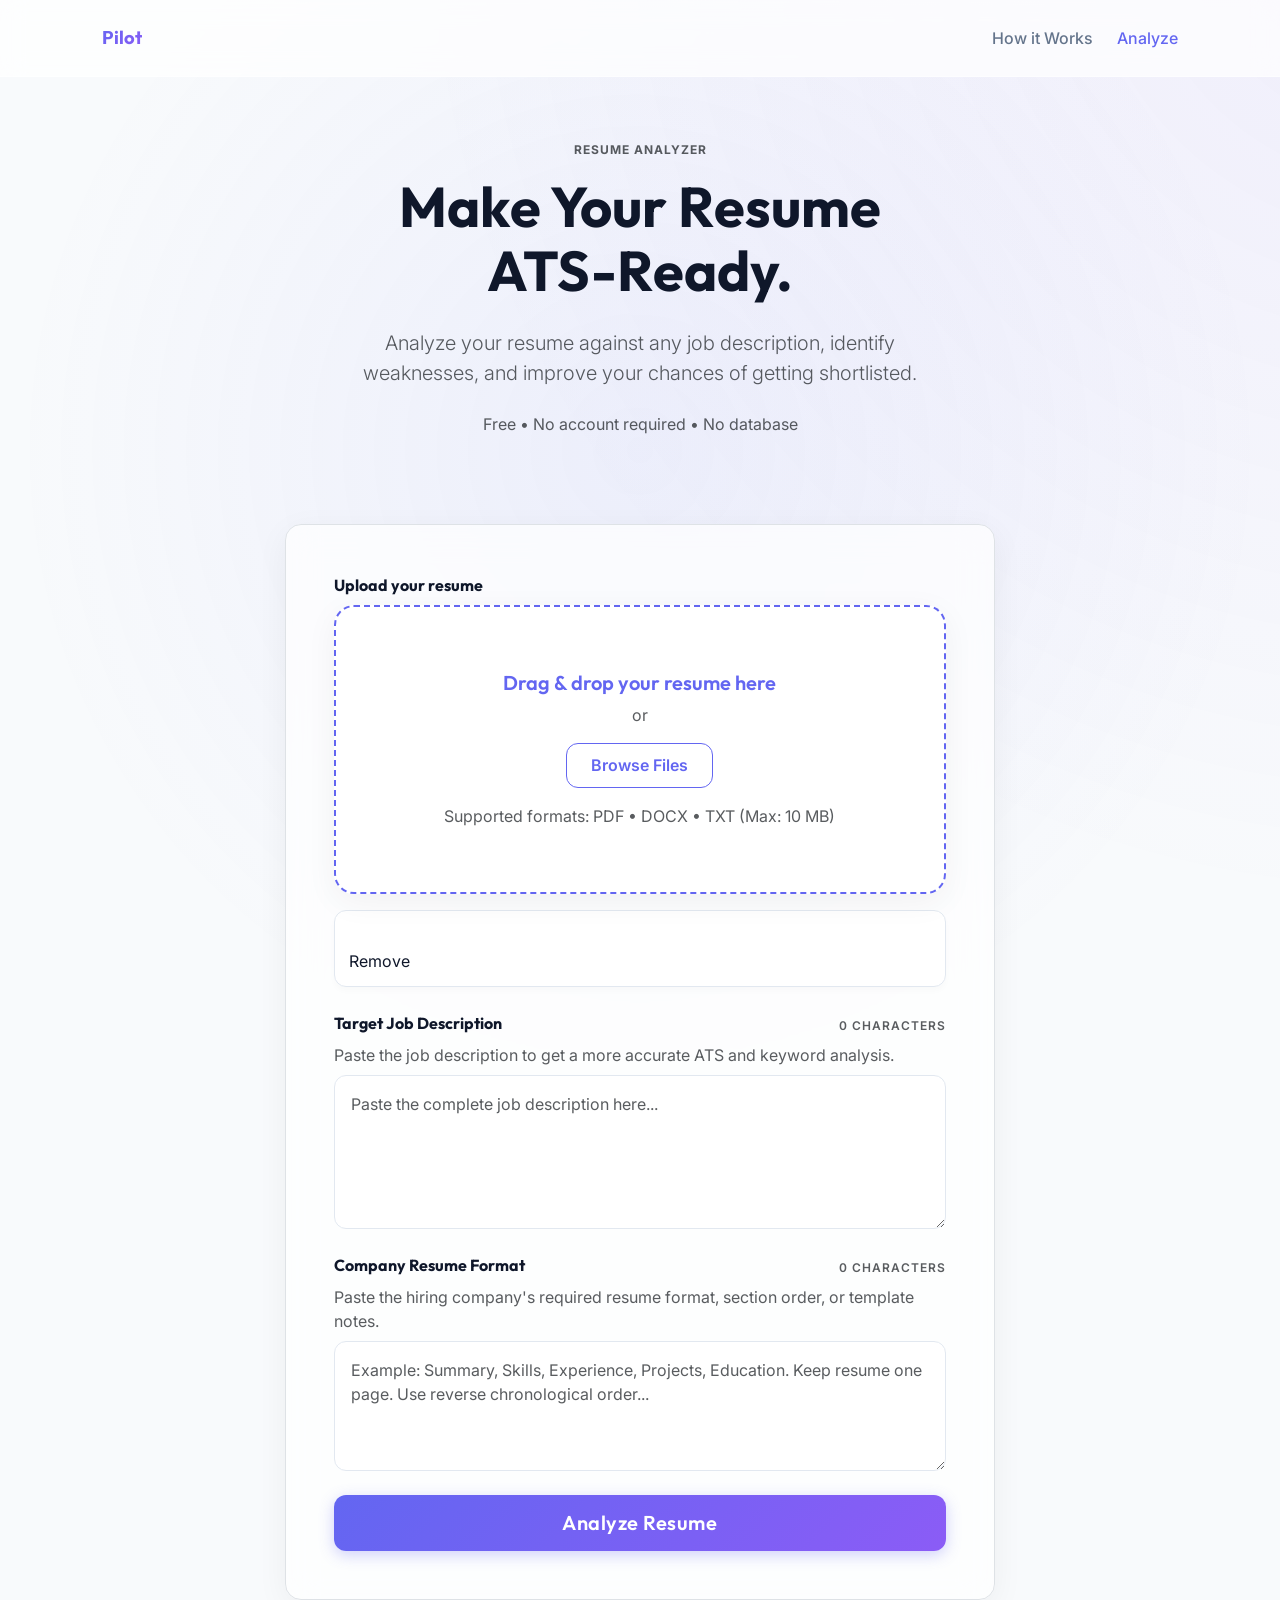
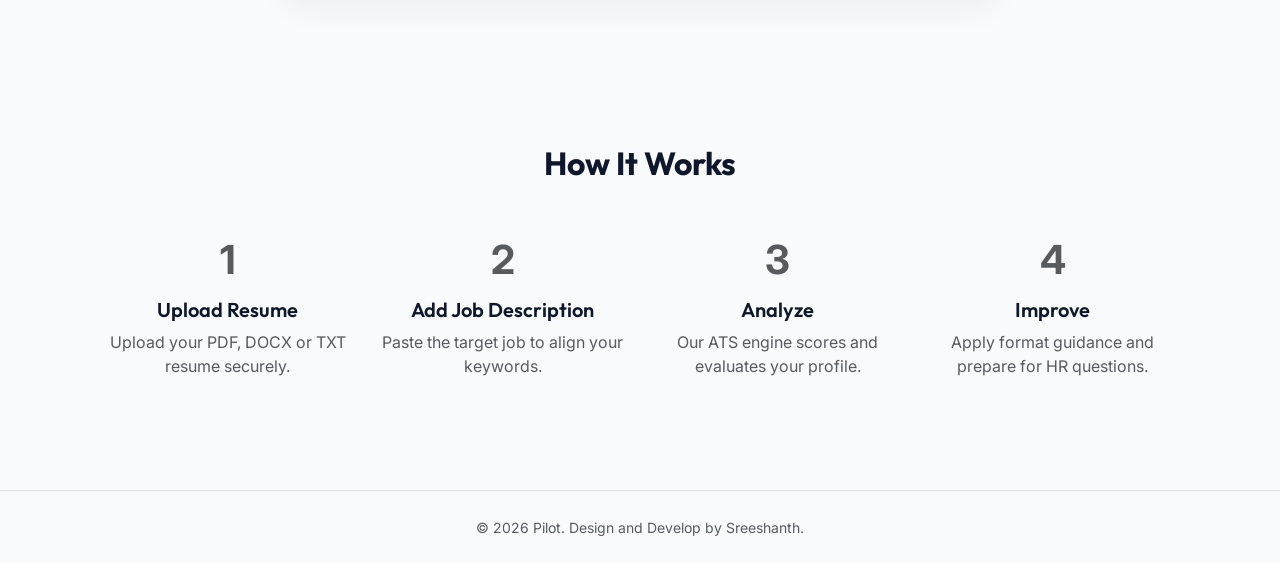
<file: frontend/index.html>
<!DOCTYPE html>
<html lang="en">
<head>
    <meta charset="UTF-8">
    <meta name="viewport" content="width=device-width, initial-scale=1.0">
    <title>Pilot - Resume Analyzer</title>
    <link rel="icon" type="image/png" href="favicon.png">
    <link rel="apple-touch-icon" href="favicon.png">
    <!-- Bootstrap CSS for minimal layout -->
    <link href="https://cdn.jsdelivr.net/npm/bootstrap@5.3.0/dist/css/bootstrap.min.css" rel="stylesheet">
    <!-- Custom CSS -->
    <link href="css/style.css" rel="stylesheet">
    <link href="css/responsive.css" rel="stylesheet">
</head>
<body>

    <!-- Minimal Navbar -->
    <nav class="navbar navbar-expand-lg">
        <div class="container">
            <a class="navbar-brand" href="index.html">Pilot</a>
            <div class="d-none d-lg-flex ms-auto">
                <a class="nav-link" href="#how-it-works">How it Works</a>
                <a class="nav-link active" href="#analyze">Analyze</a>
            </div>
        </div>
    </nav>

    <!-- Main Content -->
    <main class="container my-5 pt-3">
        
        <!-- Hero Section -->
        <section class="text-center mb-5 pb-4">
            <span class="text-xs fw-bold tracking-wide text-muted d-block mb-3">RESUME ANALYZER</span>
            <h1 class="display-4 fw-bold mb-4">Make Your Resume<br>ATS-Ready.</h1>
            <p class="lead text-muted mx-auto mb-4" style="max-width: 600px;">
                Analyze your resume against any job description, identify weaknesses, and improve your chances of getting shortlisted.
            </p>
            <p class="text-sm text-muted">Free • No account required • No database</p>
        </section>

        <!-- Main Interaction Area -->
        <section id="analyze" class="row justify-content-center">
            <div class="col-lg-8">
                <div class="p-4 p-md-5 mb-5 rounded-4 border" style="background: var(--glass-bg); backdrop-filter: blur(16px); box-shadow: var(--glass-shadow);">
                    <div id="upload-section">
                        <!-- Resume Upload UI -->
                        <div class="mb-4">
                            <label class="form-label fw-bold" style="font-family: 'Outfit', sans-serif;">Upload your resume</label>
                            <div class="upload-area" id="drop-zone">
                                <h3 class="fw-semibold">Drag & drop your resume here</h3>
                                <p class="text-muted">or</p>
                                <label for="resume-upload" class="btn btn-outline-primary mb-0">Browse Files</label>
                                <input type="file" id="resume-upload" accept=".pdf,.docx,.txt" class="d-none">
                                <div class="mt-3 text-sm text-muted">Supported formats: PDF • DOCX • TXT (Max: 10 MB)</div>
                            </div>
                            
                            <!-- File Info Display -->
                            <div id="file-info" class="mt-3">
                                <div class="file-details">
                                    <div>
                                        <span id="file-name" class="fw-medium"></span>
                                        <span id="file-size" class="text-muted text-sm ms-2"></span>
                                    </div>
                                    <span class="remove-file" id="remove-file">Remove</span>
                                </div>
                            </div>
                            <div id="file-error" class="text-danger mt-2 text-sm" style="display: none;"></div>
                        </div>

                        <!-- Job Description Section -->
                        <div class="mb-4">
                            <div class="d-flex justify-content-between align-items-end mb-2">
                                <label for="job-description" class="form-label fw-bold mb-0" style="font-family: 'Outfit', sans-serif;">Target Job Description</label>
                                <span class="text-xs text-muted" id="char-count">0 characters</span>
                            </div>
                            <p class="text-sm text-muted mb-2">Paste the job description to get a more accurate ATS and keyword analysis.</p>
                            <textarea class="form-control" id="job-description" rows="5" placeholder="Paste the complete job description here..."></textarea>
                        </div>

                        <!-- Company Resume Format Section -->
                        <div class="mb-4">
                            <div class="d-flex justify-content-between align-items-end mb-2">
                                <label for="company-format" class="form-label fw-bold mb-0" style="font-family: 'Outfit', sans-serif;">Company Resume Format</label>
                                <span class="text-xs text-muted" id="format-char-count">0 characters</span>
                            </div>
                            <p class="text-sm text-muted mb-2">Paste the hiring company's required resume format, section order, or template notes.</p>
                            <textarea class="form-control" id="company-format" rows="4" placeholder="Example: Summary, Skills, Experience, Projects, Education. Keep resume one page. Use reverse chronological order..."></textarea>
                        </div>

                        <!-- Analyze Button -->
                        <div class="d-grid gap-2 mt-4">
                            <button class="btn btn-primary btn-lg" id="analyze-btn">Analyze Resume</button>
                        </div>
                    </div>

                    <!-- Loading State (Hidden by default) -->
                    <div id="loading-screen" style="display: none;">
                        <h3 class="mb-4">Analyzing your resume...</h3>
                        <div class="loader-container">
                            <div class="orbital-ring"></div>
                            <div class="orbital-ring ring-2"></div>
                            <div class="document-icon" style="z-index: 10;">
                                <svg viewBox="0 0 24 24" width="32" height="32" stroke="currentColor" stroke-width="2" fill="none" stroke-linecap="round" stroke-linejoin="round">
                                    <path d="M14 2H6a2 2 0 0 0-2 2v16a2 2 0 0 0 2 2h12a2 2 0 0 0 2-2V8z"></path>
                                    <polyline points="14 2 14 8 20 8"></polyline>
                                    <line x1="16" y1="13" x2="8" y2="13"></line>
                                    <line x1="16" y1="17" x2="8" y2="17"></line>
                                    <polyline points="10 9 9 9 8 9"></polyline>
                                </svg>
                            </div>
                        </div>
                        
                        <div class="loading-steps mt-5 text-start mx-auto" style="max-width: 300px;">
                            <div class="step done" id="step-1">✓ Resume parsed</div>
                            <div class="step" id="step-2">→ ATS analysis completed</div>
                            <div class="step" id="step-3">→ Matching job requirements</div>
                            <div class="step" id="step-4">→ Reviewing resume</div>
                            <div class="step" id="step-5">→ Generating recommendations</div>
                            <div class="step" id="step-6">→ Preparing results</div>
                        </div>
                    </div>
                </div>
            </div>
        </section>

        <!-- How it works (Minimal CSS-only section) -->
        <section id="how-it-works" class="mt-5 pt-5 pb-5">
            <h2 class="text-center mb-5">How It Works</h2>
            <div class="row text-center g-4">
                <div class="col-md-3">
                    <div class="fs-1 fw-bold text-muted mb-2">1</div>
                    <h5 class="fw-semibold">Upload Resume</h5>
                    <p class="text-sm text-muted">Upload your PDF, DOCX or TXT resume securely.</p>
                </div>
                <div class="col-md-3">
                    <div class="fs-1 fw-bold text-muted mb-2">2</div>
                    <h5 class="fw-semibold">Add Job Description</h5>
                    <p class="text-sm text-muted">Paste the target job to align your keywords.</p>
                </div>
                <div class="col-md-3">
                    <div class="fs-1 fw-bold text-muted mb-2">3</div>
                    <h5 class="fw-semibold">Analyze</h5>
                    <p class="text-sm text-muted">Our ATS engine scores and evaluates your profile.</p>
                </div>
                <div class="col-md-3">
                    <div class="fs-1 fw-bold text-muted mb-2">4</div>
                    <h5 class="fw-semibold">Improve</h5>
                    <p class="text-sm text-muted">Apply format guidance and prepare for HR questions.</p>
                </div>
            </div>
        </section>

    </main>

    <!-- Footer -->
    <footer class="py-4 border-top text-center text-muted">
        <div class="container">
            <small>&copy; 2026 Pilot. Design and Develop by Sreeshanth.</small>
        </div>
    </footer>

    <!-- Bootstrap JS -->
    <script src="https://cdn.jsdelivr.net/npm/bootstrap@5.3.0/dist/js/bootstrap.bundle.min.js"></script>
    
    <!-- Custom JS -->
    <script src="js/app.js"></script>
    <script src="js/upload.js"></script>
    <script src="js/validation.js"></script>
</body>
</html>
</file>
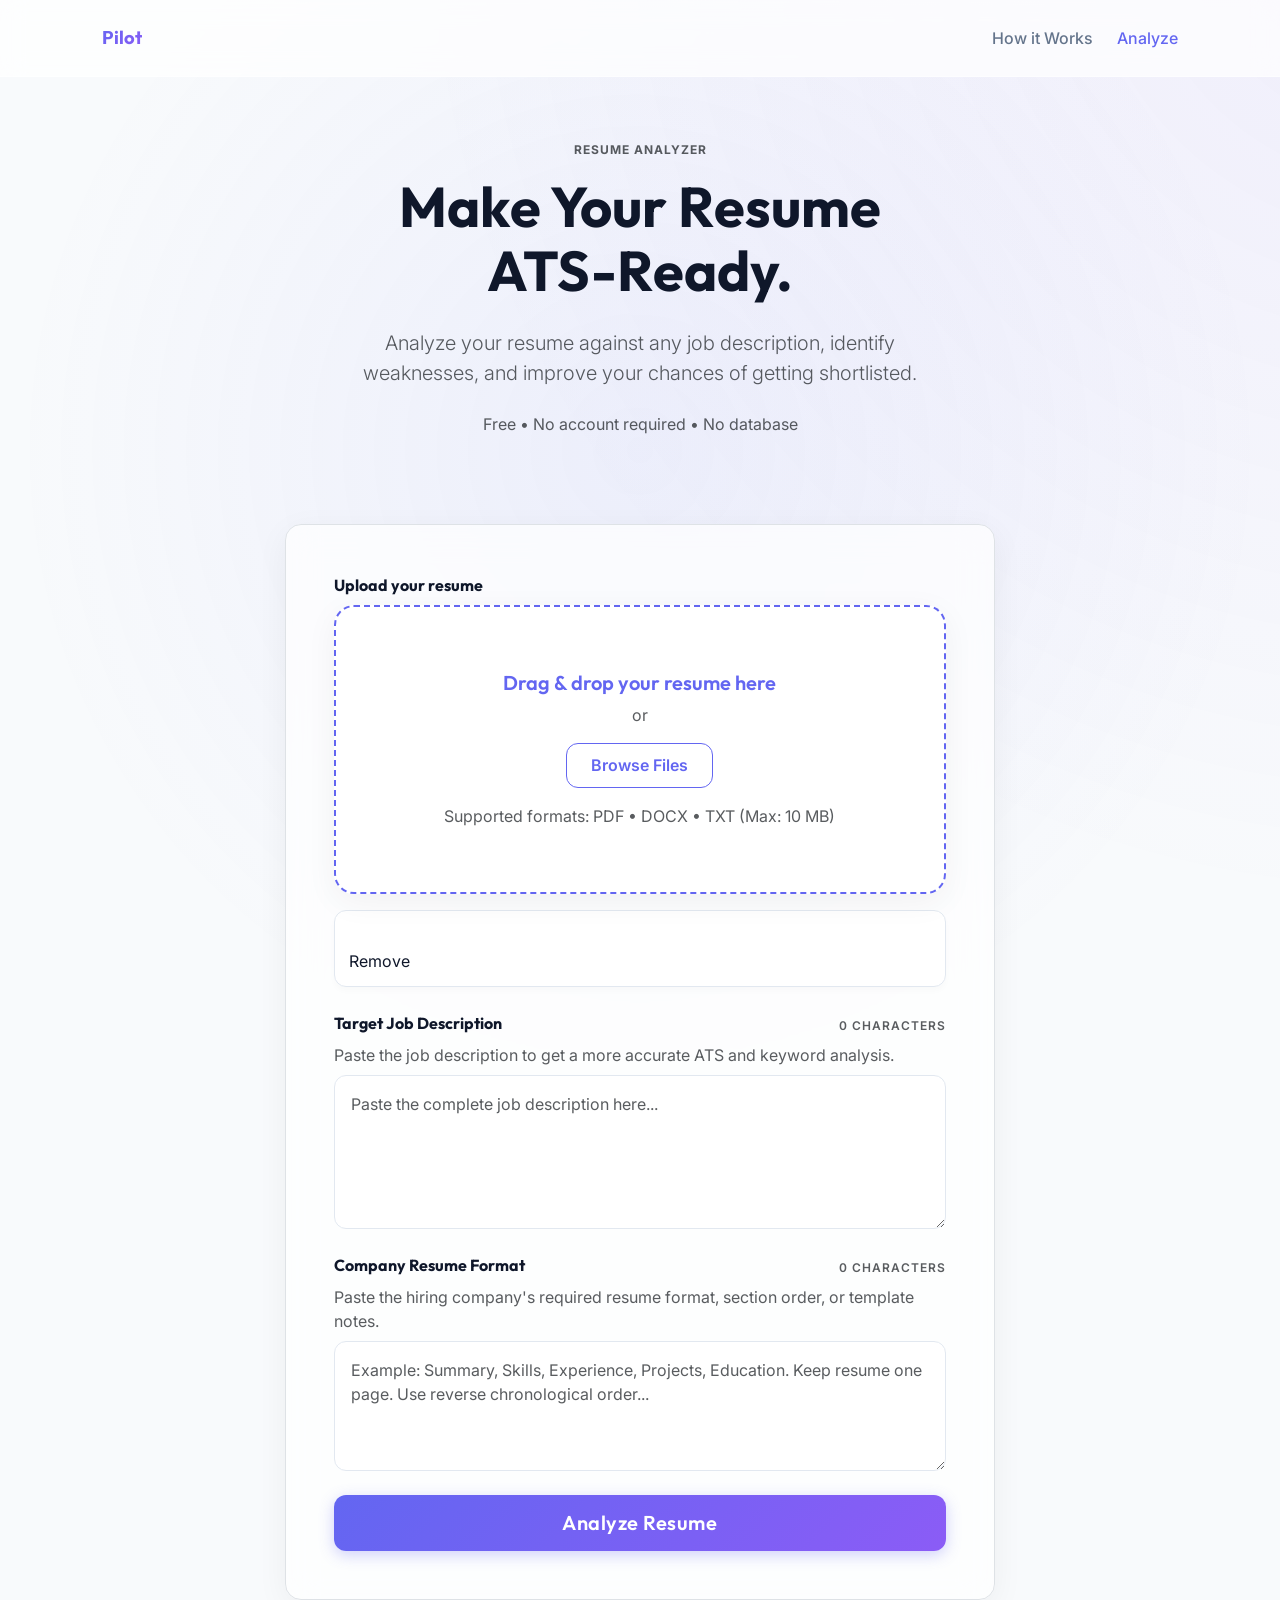
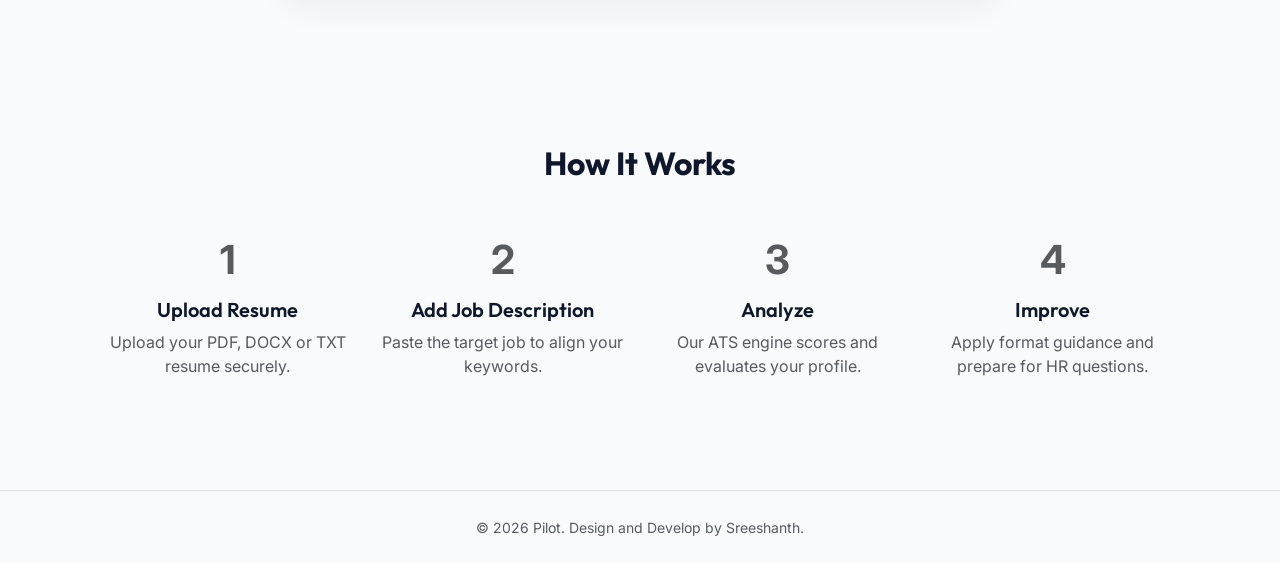
<file: frontend/results.html>
<!DOCTYPE html>
<html lang="en">
<head>
    <meta charset="UTF-8">
    <meta name="viewport" content="width=device-width, initial-scale=1.0">
    <title>Resume Analysis - Pilot</title>
    <link rel="icon" type="image/png" href="favicon.png">
    <link rel="apple-touch-icon" href="favicon.png">
    <!-- Bootstrap CSS for minimal layout -->
    <link href="https://cdn.jsdelivr.net/npm/bootstrap@5.3.0/dist/css/bootstrap.min.css" rel="stylesheet">
    <!-- Custom CSS -->
    <link href="css/style.css" rel="stylesheet">
    <link href="css/responsive.css" rel="stylesheet">
</head>
<body>

    <!-- Minimal Navbar -->
    <nav class="navbar navbar-expand-lg mb-4">
        <div class="container">
            <a class="navbar-brand" href="index.html">Pilot</a>
            <div class="d-flex ms-auto align-items-center">
                <a class="btn btn-outline-primary btn-sm" href="index.html">Analyze Another Resume</a>

            </div>
        </div>
    </nav>

    <!-- Main Content -->
    <main class="container mb-5">
        
        <div class="row mb-5">
            <div class="col-12 text-center">
                <h1 class="mb-4">Resume Analysis</h1>
                
                <!-- ATS Score -->
                <div class="score-circle">
                    <div class="score-value" id="overall-score">--</div>
                    <div class="score-max">/ 100</div>
                </div>
                <div class="score-status mb-2" id="score-status">Calculating...</div>
                <p class="text-muted text-sm mx-auto" style="max-width: 400px;">
                    Based on resume structure, keywords, skills, experience relevance and ATS compatibility.
                </p>
                <div class="d-flex flex-wrap justify-content-center gap-2 mt-4">
                    <button class="btn btn-outline-primary btn-sm" id="download-pdf-btn">Download PDF Report</button>
                    <button class="btn btn-outline-primary btn-sm" id="download-word-btn">Download Word Report</button>
                </div>
                <p class="text-xs text-muted mx-auto mt-2 mb-0" style="max-width: 420px;">
                    Automated guidance can make mistakes. Verify details responsibly before using the report.
                </p>
            </div>
        </div>

        <!-- Score Breakdown -->
        <section class="mb-5">
            <h3 class="h5 mb-4 border-bottom pb-2">Score Breakdown</h3>
            <div class="row g-4" id="score-breakdown-container">
                <!-- Dynamically populated by JS -->
            </div>
        </section>

        <!-- Review Summary Banner -->
        <div id="ai-verdict-container" class="mb-5 p-4 bg-light rounded border" style="display: none;">
            <h3 class="h5 mb-3 text-primary">Review Summary</h3>
            <p id="ai-verdict-text" class="mb-0 fw-medium"></p>
        </div>

        <div class="row g-4 mb-5">
            <!-- Strengths & Weaknesses -->
            <div class="col-lg-6">
                <section class="h-100">
                    <h3 class="h5 mb-4 border-bottom pb-2">Resume Review</h3>
                    <div class="mb-4">
                        <h6 class="text-xs fw-bold tracking-wide text-muted mb-3">STRENGTHS</h6>
                        <ul class="custom-list strengths" id="strengths-list">
                            <!-- Populated by JS -->
                        </ul>
                    </div>
                    <div>
                        <h6 class="text-xs fw-bold tracking-wide text-muted mb-3">WEAKNESSES</h6>
                        <ul class="custom-list weaknesses" id="weaknesses-list">
                            <!-- Populated by JS -->
                        </ul>
                    </div>
                </section>
            </div>

            <!-- Semantic Matches & Missing Keywords -->
            <div class="col-lg-6">
                <section class="h-100">
                    <h3 class="h5 mb-4 border-bottom pb-2">Keywords & Alignment</h3>
                    <div class="mb-4">
                        <h6 class="text-xs fw-bold tracking-wide text-muted mb-3">ROLE MATCHES</h6>
                        <div id="semantic-matches-container">
                            <!-- Populated by JS -->
                        </div>
                    </div>
                    <div>
                        <h6 class="text-xs fw-bold tracking-wide text-muted mb-3">MISSING KEYWORDS</h6>
                        <div id="missing-keywords-container">
                            <!-- Populated by JS -->
                        </div>
                    </div>
                </section>
            </div>
        </div>

        <!-- Improvements -->
        <section class="mb-5">
            <h3 class="h5 mb-4 border-bottom pb-2">Improvements</h3>
            <div id="improvements-container">
                <!-- Populated by JS -->
            </div>
        </section>

        <!-- Bullet Improvements -->
        <section class="mb-5">
            <h3 class="h5 mb-4 border-bottom pb-2">Bullet Improvements</h3>
            <div id="bullet-improvements-container">
                <!-- Populated by JS -->
            </div>
        </section>

        <!-- Company Format Suggestions -->
        <section class="mb-5">
            <h3 class="h5 mb-4 border-bottom pb-2">Company Format Fit</h3>
            <div id="format-suggestions-container">
                <!-- Populated by JS -->
            </div>
        </section>

        <!-- HR Questions -->
        <section class="mb-5">
            <h3 class="h5 mb-4 border-bottom pb-2">Likely HR Questions</h3>
            <div id="hr-questions-container">
                <!-- Populated by JS -->
            </div>
        </section>

        <!-- Final Recommendations -->
        <section class="mb-5">
            <h3 class="h5 mb-4 border-bottom pb-2">Final Recommendations</h3>
            <ol class="ps-3" id="final-recommendations-container">
                <!-- Populated by JS -->
            </ol>
        </section>

    </main>

    <!-- Footer -->
    <footer class="py-4 border-top text-center text-muted">
        <div class="container">
            <small>&copy; 2026 Pilot. Design and Develop by Sreeshanth.</small>
        </div>
    </footer>

    <!-- Bootstrap JS -->
    <script src="https://cdn.jsdelivr.net/npm/bootstrap@5.3.0/dist/js/bootstrap.bundle.min.js"></script>
    
    <!-- Custom JS -->
    <script src="js/app.js"></script>
    <script src="js/results.js"></script>
</body>
</html>
</file>
<file: frontend/css/style.css>
@import url('https://fonts.googleapis.com/css2?family=Outfit:wght@300;400;500;600;700&family=Inter:wght@300;400;500;600&display=swap');

:root {
  --primary-color: #6366f1;
  --primary-hover: #4f46e5;
  --primary-gradient: linear-gradient(135deg, #6366f1 0%, #8b5cf6 100%);
  --bg-color: #f8fafc;
  --surface-color: #ffffff;
  --text-dark: #0f172a;
  --text-muted: #64748b;
  --border-color: #e2e8f0;
  --success-color: #10b981;
  --warning-color: #f59e0b;
  --danger-color: #ef4444;
  --glass-bg: rgba(255, 255, 255, 0.7);
  --glass-border: rgba(255, 255, 255, 0.5);
  --glass-shadow: 0 8px 32px rgba(0, 0, 0, 0.05);
}



body {
  font-family: 'Inter', sans-serif;
  background-color: var(--bg-color);
  color: var(--text-dark);
  -webkit-font-smoothing: antialiased;
  min-height: 100vh;
  position: relative;
  overflow-x: hidden;
  transition: background-color 0.4s ease, color 0.4s ease;
}

/* Dynamic Mesh Background */
body::before {
  content: '';
  position: fixed;
  top: -50%;
  left: -50%;
  width: 200%;
  height: 200%;
  background: 
    radial-gradient(circle at 50% 50%, rgba(99, 102, 241, 0.08) 0%, transparent 40%),
    radial-gradient(circle at 80% 20%, rgba(139, 92, 246, 0.08) 0%, transparent 40%);
  z-index: -1;
  animation: mesh-rotate 30s linear infinite;
}



@keyframes mesh-rotate {
  0% { transform: rotate(0deg); }
  100% { transform: rotate(360deg); }
}

h1, h2, h3, h4, h5, h6, .navbar-brand {
  font-family: 'Outfit', sans-serif;
  font-weight: 700;
  color: var(--text-dark);
}

/* Glassmorphism Navbar */
.navbar {
  padding: 1rem 0;
  background: var(--glass-bg);
  backdrop-filter: blur(12px);
  -webkit-backdrop-filter: blur(12px);
  border-bottom: 1px solid var(--glass-border);
  position: sticky;
  top: 0;
  z-index: 1000;
}

.navbar-brand {
  font-size: 1.5rem;
  background: var(--primary-gradient);
  -webkit-background-clip: text;
  -webkit-text-fill-color: transparent;
}

.nav-link {
  color: var(--text-muted);
  font-weight: 500;
  margin-left: 1.5rem;
  transition: color 0.3s ease;
}

.nav-link:hover, .nav-link.active {
  color: var(--primary-color);
}

/* Premium Buttons */
.btn-primary {
  background: var(--primary-gradient);
  border: none;
  color: #fff;
  border-radius: 12px;
  padding: 0.8rem 2rem;
  font-weight: 600;
  font-family: 'Outfit', sans-serif;
  letter-spacing: 0.5px;
  box-shadow: 0 4px 15px rgba(99, 102, 241, 0.3);
  transition: all 0.3s ease;
}

.btn-primary:hover {
  transform: translateY(-2px);
  box-shadow: 0 8px 25px rgba(99, 102, 241, 0.4);
}

.btn-outline-primary {
  color: var(--primary-color);
  border: 1px solid var(--primary-color);
  background: transparent;
  border-radius: 12px;
  padding: 0.6rem 1.5rem;
  font-weight: 600;
  transition: all 0.3s ease;
}

.btn-outline-primary:hover {
  background: var(--primary-gradient);
  border-color: transparent;
  color: #fff;
  transform: translateY(-1px);
}

/* Form Controls with subtle focus ring */
.form-control {
  background: var(--surface-color);
  border: 1px solid var(--border-color);
  border-radius: 12px;
  padding: 1rem;
  color: var(--text-dark);
  transition: all 0.3s ease;
}



.form-control:focus {
  border-color: var(--primary-color);
  box-shadow: 0 0 0 4px rgba(99, 102, 241, 0.1);
  background: var(--surface-color);
}

/* Upload Area (Glassy Dropzone) */
.upload-area {
  background: var(--glass-bg);
  backdrop-filter: blur(10px);
  border: 2px dashed var(--primary-color);
  border-radius: 20px;
  padding: 4rem 2rem;
  text-align: center;
  transition: all 0.3s cubic-bezier(0.4, 0, 0.2, 1);
  box-shadow: var(--glass-shadow);
  cursor: pointer;
  position: relative;
  overflow: hidden;
}

.upload-area::before {
  content: '';
  position: absolute;
  top: 0; left: 0; right: 0; bottom: 0;
  background: var(--primary-gradient);
  opacity: 0;
  transition: opacity 0.3s ease;
  z-index: -1;
  border-radius: 18px;
}

.upload-area:hover, .upload-area.dragover {
  transform: translateY(-4px);
  border-color: transparent;
  box-shadow: 0 15px 35px rgba(99, 102, 241, 0.15);
}

.upload-area:hover::before, .upload-area.dragover::before {
  opacity: 0.05;
}

.upload-area h3 {
  font-size: 1.5rem;
  margin-bottom: 0.5rem;
  color: var(--primary-color);
}

#file-info {
  background: var(--surface-color);
  border: 1px solid var(--border-color);
  border-radius: 12px;
  padding: 1rem 1.5rem;
  box-shadow: 0 4px 6px rgba(0,0,0,0.02);
}

/* Glassmorphism Cards */
.improvement-card, .quality-item, #ai-verdict-container {
  background: var(--glass-bg);
  backdrop-filter: blur(10px);
  -webkit-backdrop-filter: blur(10px);
  border: 1px solid var(--glass-border);
  border-radius: 16px;
  box-shadow: var(--glass-shadow);
  transition: transform 0.3s ease, box-shadow 0.3s ease;
}

.improvement-card:hover, .quality-item:hover {
  transform: translateY(-3px);
  box-shadow: 0 12px 30px rgba(0, 0, 0, 0.08);
}

/* Score Circle Premium */
.score-circle {
  width: 180px;
  height: 180px;
  border-radius: 50%;
  background: var(--primary-gradient);
  display: flex;
  flex-direction: column;
  justify-content: center;
  align-items: center;
  margin: 0 auto 2rem;
  position: relative;
  z-index: 1;
  box-shadow: 0 10px 40px rgba(99, 102, 241, 0.15);
}

.score-circle::before {
  content: '';
  position: absolute;
  top: -4px; left: -4px; right: -4px; bottom: -4px;
  border-radius: 50%;
  background: var(--primary-gradient);
  z-index: -1;
  animation: pulse-glow 3s infinite alternate;
}

@keyframes pulse-glow {
  0% { transform: scale(1); opacity: 0.8; }
  100% { transform: scale(1.05); opacity: 0.5; }
}

.score-circle .score-value {
  font-size: 4rem;
  font-family: 'Outfit', sans-serif;
  color: #ffffff !important;
  font-weight: 800;
  line-height: 1;
}

.score-circle .score-max {
  color: rgba(255, 255, 255, 0.8);
  font-weight: 500;
}

/* Custom Lists (Strengths/Weaknesses) */
.custom-list { list-style: none; padding: 0; }
.custom-list li {
  padding: 1rem 1rem 1rem 3rem;
  position: relative;
  margin-bottom: 0.75rem;
  background: var(--surface-color);
  border-radius: 12px;
  border: 1px solid var(--border-color);
  transition: transform 0.2s ease;
}

.custom-list li:hover { transform: translateX(5px); }

.custom-list.strengths li::before {
  content: '✦';
  position: absolute;
  left: 1rem;
  color: var(--success-color);
  font-size: 1.2rem;
}

.custom-list.weaknesses li::before {
  content: '✧';
  position: absolute;
  left: 1rem;
  color: var(--warning-color);
  font-size: 1.2rem;
}

/* Keyword Chips */
.keyword-chip {
  padding: 0.6rem 1.2rem;
  background: var(--surface-color);
  border: 1px solid var(--border-color);
  border-radius: 30px;
  font-size: 0.9rem;
  font-weight: 500;
  box-shadow: 0 2px 5px rgba(0,0,0,0.02);
  transition: all 0.3s ease;
}

.keyword-chip:hover {
  transform: translateY(-2px) scale(1.02);
  box-shadow: 0 4px 12px rgba(0,0,0,0.05);
  border-color: var(--primary-color);
}

.keyword-chip.missing {
  background: rgba(239, 68, 68, 0.1);
  color: var(--danger-color);
  border-color: rgba(239, 68, 68, 0.2);
}

/* Loading Animation */
.loader-container {
  position: relative;
  width: 120px;
  height: 120px;
  margin: 0 auto;
  display: flex;
  justify-content: center;
  align-items: center;
}

.orbital-ring {
  position: absolute;
  width: 100%;
  height: 100%;
  border-radius: 50%;
  border: 3px solid transparent;
  border-top-color: #6366f1;
  border-right-color: rgba(99, 102, 241, 0.2);
  animation: orbit-spin 2s cubic-bezier(0.68, -0.55, 0.265, 1.55) infinite;
}

.orbital-ring.ring-2 {
  width: 70%;
  height: 70%;
  border-top-color: #8b5cf6;
  border-right-color: transparent;
  border-left-color: rgba(139, 92, 246, 0.2);
  animation-duration: 3s;
  animation-direction: reverse;
}

@keyframes orbit-spin {
  0% { transform: rotate(0deg); }
  100% { transform: rotate(360deg); }
}

.step {
  padding: 0.75rem 1rem;
  border-radius: 12px;
  background: var(--surface-color);
  border: 1px solid var(--border-color);
  margin-bottom: 0.5rem;
  transition: all 0.3s ease;
}
.step.active {
  border-color: var(--primary-color);
  box-shadow: 0 0 0 2px rgba(99, 102, 241, 0.1);
}
.step.done {
  border-color: var(--success-color);
  background: rgba(16, 185, 129, 0.05);
}



/* Typography Utility */
.text-xs { font-size: 0.75rem; text-transform: uppercase; letter-spacing: 1px; font-weight: 600; }

/* --- Smooth User Experience Animations --- */
@keyframes fadeUp {
  from { opacity: 0; transform: translateY(20px); }
  to { opacity: 1; transform: translateY(0); }
}

.improvement-card, .quality-item, #ai-verdict-container, .score-circle {
  animation: fadeUp 0.6s cubic-bezier(0.16, 1, 0.3, 1) forwards;
}

.quality-item:nth-child(1) { animation-delay: 0.05s; }
.quality-item:nth-child(2) { animation-delay: 0.1s; }
.quality-item:nth-child(3) { animation-delay: 0.15s; }
.quality-item:nth-child(4) { animation-delay: 0.2s; }
.improvement-card:nth-child(1) { animation-delay: 0.25s; }
.improvement-card:nth-child(2) { animation-delay: 0.3s; }
.improvement-card:nth-child(3) { animation-delay: 0.35s; }

/* --- Mobile Responsiveness Enhancements --- */
@media (max-width: 768px) {
  /* Navbar tweaks */
  .navbar .btn-sm {
    font-size: 0.8rem;
    padding: 0.4rem 0.8rem;
  }
  .navbar-brand {
    font-size: 1.25rem;
  }
  /* Typography */
  h1 { font-size: 2rem !important; }
  h2 { font-size: 1.5rem !important; }
  
  /* Upload Area */
  .upload-area {
    padding: 2.5rem 1rem;
    border-radius: 16px;
  }
  
  /* Score display */
  .score-circle {
    width: 140px !important;
    height: 140px !important;
    margin-bottom: 1.5rem;
  }
  .score-circle .score-value {
    font-size: 3rem !important;
  }
  .score-circle .score-max {
    font-size: 0.85rem !important;
  }
  
  /* Glassmorphism Cards padding reduction */
  .improvement-card, .quality-item, #ai-verdict-container {
    padding: 1.25rem;
    border-radius: 12px;
  }
  
  /* Touch target size improvements */
  .btn {
    min-height: 44px;
    display: flex;
    align-items: center;
    justify-content: center;
  }
}
</file>
<file: frontend/css/responsive.css>
/* RESPONSIVE.CSS — Mobile-First Universal Layout
   Breakpoints:
     xs  : < 480px   (small phones)
     sm  : < 576px   (phones)
     md  : < 768px   (large phones / small tablets)
     lg  : < 992px   (tablets / small laptops)
     xl  : >= 992px  (desktops — base styles in style.css)
*/

/* Base: apply to all screen sizes */
*,
*::before,
*::after {
  box-sizing: border-box;
}

img,
video {
  max-width: 100%;
  height: auto;
}

/* Smooth scrolling on all devices */
html {
  scroll-behavior: smooth;
  -webkit-text-size-adjust: 100%;
}

/* Prevent horizontal overflow globally */
body {
  overflow-x: hidden;
  word-break: break-word;
}

/* Container fluid padding */
.container {
  width: 100%;
  padding-left: clamp(1rem, 4vw, 2rem);
  padding-right: clamp(1rem, 4vw, 2rem);
}


/* NAVBAR */
.navbar {
  padding: 1rem 0;
}

.navbar-brand {
  font-size: 1.15rem;
}

/* Ensure navbar links have comfortable tap targets on touch devices */
.nav-link {
  padding-top: 0.5rem;
  padding-bottom: 0.5rem;
  min-height: 44px;
  display: inline-flex;
  align-items: center;
}


/* HERO SECTION (index.html) */
section.text-center h1 {
  line-height: 1.15;
}


/* UPLOAD SECTION (index.html) */
.upload-area {
  padding: clamp(1.5rem, 5vw, 4rem) clamp(0.75rem, 4vw, 2rem);
}

.upload-area h3 {
  font-size: clamp(1rem, 3vw, 1.25rem);
}

#file-info {
  padding: 0.85rem;
}

.file-details {
  flex-wrap: wrap;
  gap: 0.5rem;
  min-width: 0; /* prevent flex overflow */
}

#file-name {
  overflow: hidden;
  text-overflow: ellipsis;
  white-space: nowrap;
  max-width: calc(100% - 80px);
  display: block;
}

/* Textarea full-width with vertical resize only */
#job-description,
#company-format {
  width: 100%;
  min-height: 100px;
  resize: vertical;
}


/* LOADING SCREEN */
#loading-screen {
  padding: clamp(2rem, 6vw, 4rem) 1rem;
}

#loading-screen h3 {
  font-size: clamp(1.1rem, 4vw, 1.5rem);
}

.loading-steps {
  width: 100%;
  max-width: 420px;
  padding: 0 0.5rem;
  margin-left: auto;
  margin-right: auto;
}

.step {
  font-size: clamp(0.8rem, 2.5vw, 0.95rem);
}


/* RESULTS PAGE — Score Header */
.score-circle {
  width: clamp(110px, 28vw, 150px);
  height: clamp(110px, 28vw, 150px);
  border-width: clamp(5px, 1.5vw, 8px);
}

.score-circle .score-value {
  font-size: clamp(2rem, 7vw, 3rem);
}

.score-circle .score-max {
  font-size: clamp(0.75rem, 2vw, 1rem);
}

.score-status {
  font-size: clamp(1rem, 3vw, 1.25rem);
}


/* RESULTS PAGE — Score Breakdown grid */
.quality-grid {
  display: grid;
  grid-template-columns: repeat(auto-fill, minmax(min(180px, 100%), 1fr));
  gap: 0.85rem;
}

.quality-item {
  padding: 0.85rem 1rem;
}


/* RESULTS PAGE — Improvement cards */
.improvement-card {
  padding: clamp(1rem, 3vw, 1.5rem);
  margin-bottom: 1rem;
  overflow-wrap: break-word;
}


/* KEYWORD CHIPS */
.keyword-chip {
  font-size: clamp(0.75rem, 2vw, 0.875rem);
  padding: 0.35rem 0.75rem;
}

/* Chip containers wrap cleanly */
#semantic-matches-container,
#missing-keywords-container {
  display: flex;
  flex-wrap: wrap;
  gap: 0.25rem;
}


/* BUTTONS — mobile analyze button always full-width */
@media (max-width: 767.98px) {
  #analyze-btn {
    width: 100%;
    font-size: 1rem;
    min-height: 48px; /* comfortable touch target */
  }
}

/* Results page action row */
.d-flex.flex-wrap.gap-2 .btn {
  flex: 1 1 auto;
  min-width: 140px;
  text-align: center;
}


/* LARGE PHONES (<=576px) */
@media (max-width: 575.98px) {

  /* Typography scale */
  h1 { font-size: clamp(1.6rem, 7vw, 2.25rem) !important; }
  h2 { font-size: clamp(1.3rem, 5.5vw, 1.75rem) !important; }
  h3 { font-size: clamp(1.1rem, 4.5vw, 1.4rem) !important; }
  h5 { font-size: 1rem !important; }

  /* Navbar brand & button */
  .navbar .btn-sm {
    font-size: 0.78rem;
    padding: 0.35rem 0.7rem;
  }

  /* Hero */
  section.text-center {
    margin-bottom: 2rem !important;
    padding-bottom: 1.5rem !important;
  }

  section.text-center .lead {
    font-size: 0.95rem;
  }

  /* Upload area tighter on small phones */
  .upload-area {
    padding: 1.5rem 0.85rem;
  }

  /* Loading steps full-width */
  .loading-steps {
    padding: 0;
    max-width: 100%;
  }

  /* Score area */
  .score-circle {
    width: 110px;
    height: 110px;
    border-width: 5px;
  }

  .score-circle .score-value {
    font-size: 2rem;
  }

  /* Download buttons stack */
  .d-flex.flex-wrap.gap-2 {
    flex-direction: column;
    align-items: stretch;
  }

  .d-flex.flex-wrap.gap-2 .btn {
    width: 100%;
  }

  /* Quality grid single column */
  .quality-grid {
    grid-template-columns: 1fr;
  }

  /* Chips wrap tighter */
  .keyword-chip {
    padding: 0.3rem 0.6rem;
    font-size: 0.75rem;
    margin: 0.15rem;
  }

  /* Improvement cards */
  .improvement-card {
    padding: 1rem;
  }

  /* How it works — stack vertically */
  #how-it-works .col-md-3 {
    margin-bottom: 1.25rem;
  }

  /* Results page two-col row — single col */
  .col-lg-6 {
    margin-bottom: 1.5rem;
  }

  /* Ordered list */
  ol.ps-3 {
    padding-left: 1.25rem;
  }

  /* Section spacing */
  section.mb-5,
  .mb-5 {
    margin-bottom: 2rem !important;
  }
}


/* TABLETS (577px – 767px) */
@media (min-width: 576px) and (max-width: 767.98px) {

  h1 { font-size: 2rem !important; }
  h2 { font-size: 1.6rem !important; }

  section.text-center {
    margin-bottom: 2.5rem !important;
  }

  /* Quality grid 2 columns */
  .quality-grid {
    grid-template-columns: repeat(2, 1fr);
  }

  /* Download buttons side-by-side */
  .d-flex.flex-wrap.gap-2 {
    justify-content: center;
  }

  .d-flex.flex-wrap.gap-2 .btn {
    min-width: 160px;
  }

  /* Two-col section stacks */
  .col-lg-6 {
    margin-bottom: 1.5rem;
  }

  #analyze-btn {
    width: 100%;
  }
}


/* SMALL LAPTOPS / LARGE TABLETS (768px – 991px) */
@media (min-width: 768px) and (max-width: 991.98px) {

  h1 { font-size: 2.25rem !important; }

  /* Quality grid 3 columns */
  .quality-grid {
    grid-template-columns: repeat(3, 1fr);
  }

  /* Narrow the analyze form */
  #analyze .col-lg-8 {
    max-width: 680px;
    margin: 0 auto;
  }

  /* Two-col layout on tablets */
  .col-lg-6 {
    flex: 0 0 50%;
    max-width: 50%;
    margin-bottom: 0;
  }
}


/* DESKTOP (>=992px) — fine-tune only */
@media (min-width: 992px) {

  .quality-grid {
    grid-template-columns: repeat(auto-fill, minmax(200px, 1fr));
  }

  /* Cap textarea heights */
  #job-description {
    min-height: 120px;
  }

  #company-format {
    min-height: 100px;
  }

  /* Score area tweaks */
  .score-circle {
    width: 150px;
    height: 150px;
    border-width: 8px;
  }

  .score-circle .score-value {
    font-size: 3rem;
  }
}


/* TALL MOBILE PHONES (portrait, <=480px) */
@media (max-width: 480px) {

  /* Tighter vertical rhythm */
  main.container {
    padding-top: 1rem !important;
  }

  /* Upload area very tight */
  .upload-area {
    padding: 1.25rem 0.75rem;
  }

  /* File name truncation on tiny screens */
  #file-name {
    max-width: calc(100% - 72px);
    font-size: 0.85rem;
  }

  /* Progress bars label text */
  .quality-item .quality-name {
    font-size: 0.85rem;
  }

  .quality-item .quality-status {
    font-size: 0.78rem;
  }

  /* Improvement card label */
  .improvement-label {
    font-size: 0.7rem;
  }

  /* HR questions, bullet improvements — comfortable reading */
  .custom-list li {
    font-size: 0.88rem;
    margin-bottom: 0.6rem;
  }

  /* Spinner slightly smaller */
  .spinner-border {
    width: 2.4rem;
    height: 2.4rem;
  }

  /* Step text smaller */
  .step {
    font-size: 0.8rem;
    margin-bottom: 0.55rem;
  }

  /* Footer text */
  footer small {
    font-size: 0.72rem;
  }
}


/* LANDSCAPE PHONES (short height, wide) */
@media (max-height: 480px) and (orientation: landscape) {

  .navbar {
    padding: 0.5rem 0;
  }

  section.text-center {
    margin-bottom: 1rem !important;
    padding-bottom: 0.5rem !important;
  }

  section.text-center h1 {
    font-size: 1.5rem !important;
    margin-bottom: 0.5rem !important;
  }

  #loading-screen {
    padding: 1rem 0.5rem;
  }

  #loading-screen::before,
  #loading-screen::after {
    display: none; /* hide decorative orbs on tiny landscape */
  }

  .loading-steps {
    margin-top: 0.75rem;
  }

  footer {
    padding: 0.75rem 0 !important;
  }
}


/* PRINT — keep it clean */
@media print {

  .navbar,
  footer,
  #download-pdf-btn,
  #download-word-btn {
    display: none !important;
  }

  body {
    font-size: 12pt;
    color: #000;
  }

  .score-circle {
    border-color: #000 !important;
  }

  .improvement-card,
  .quality-item {
    break-inside: avoid;
  }
}
</file>
